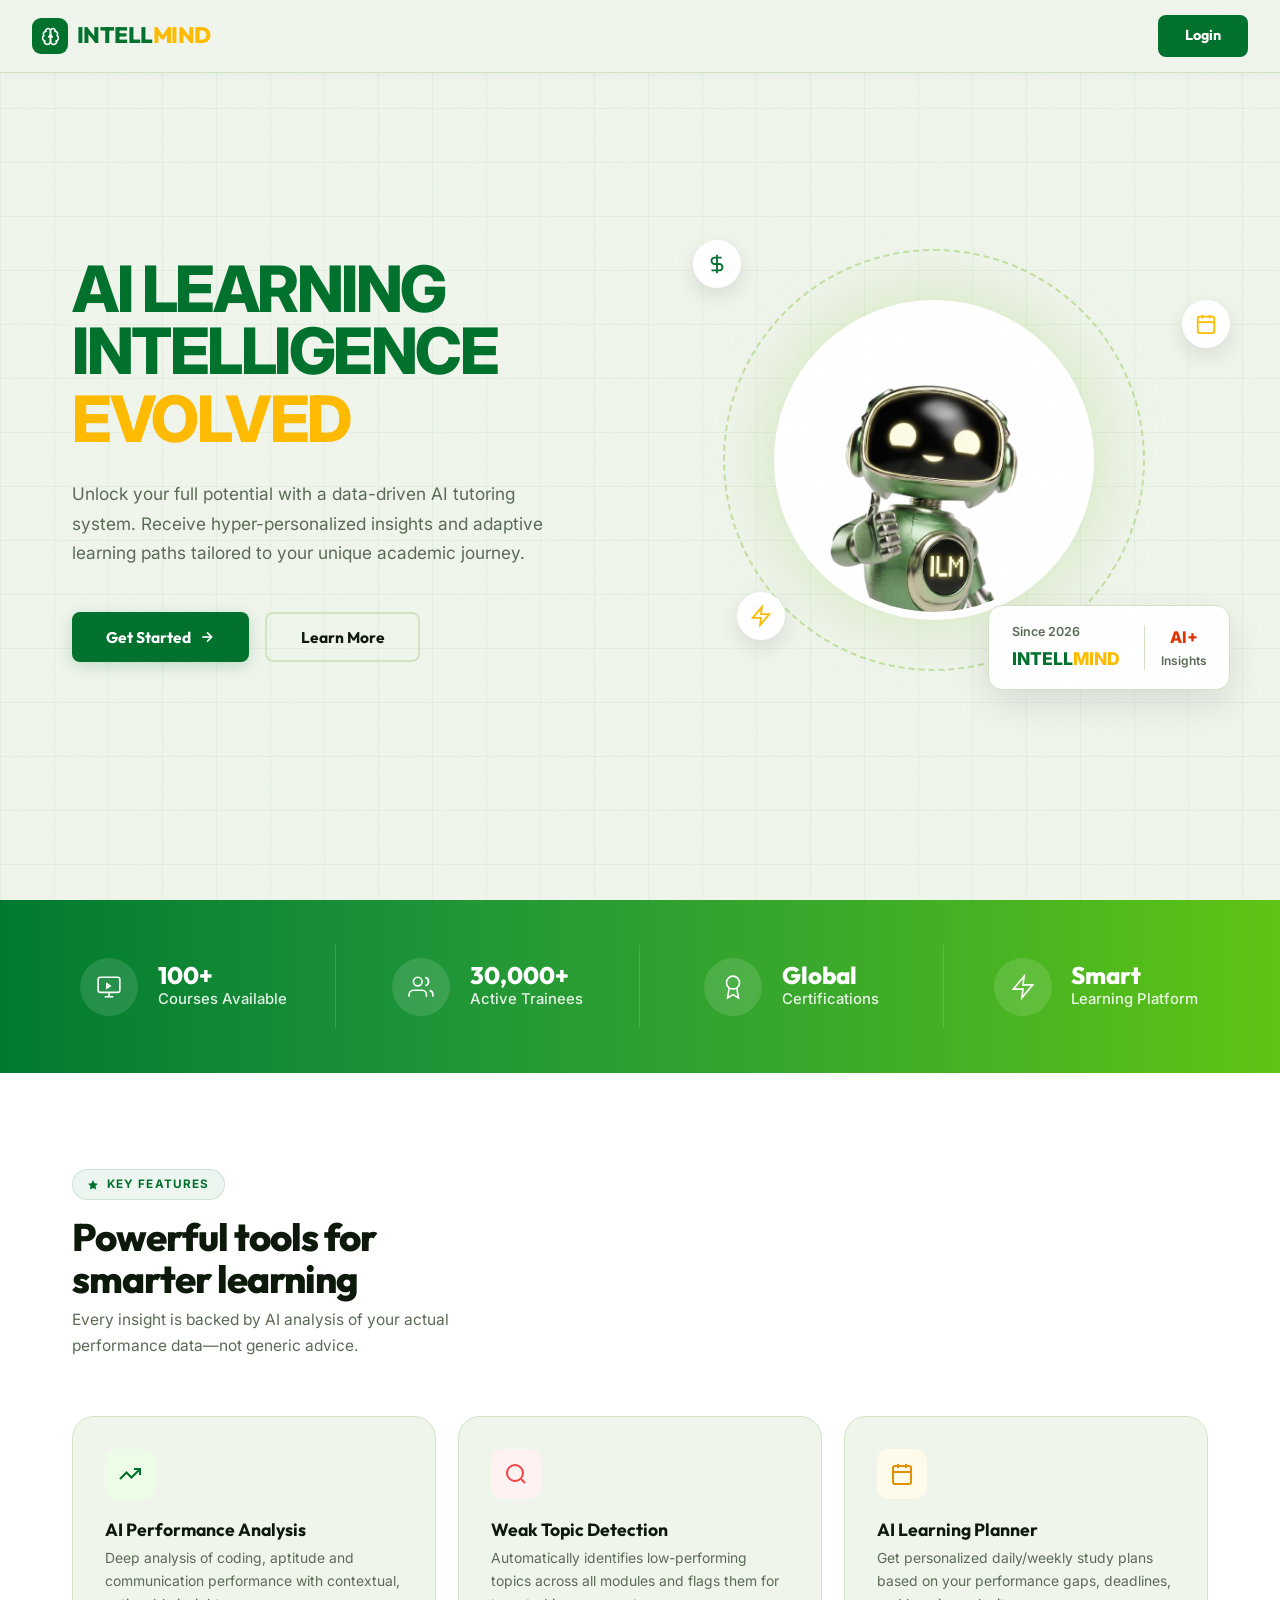
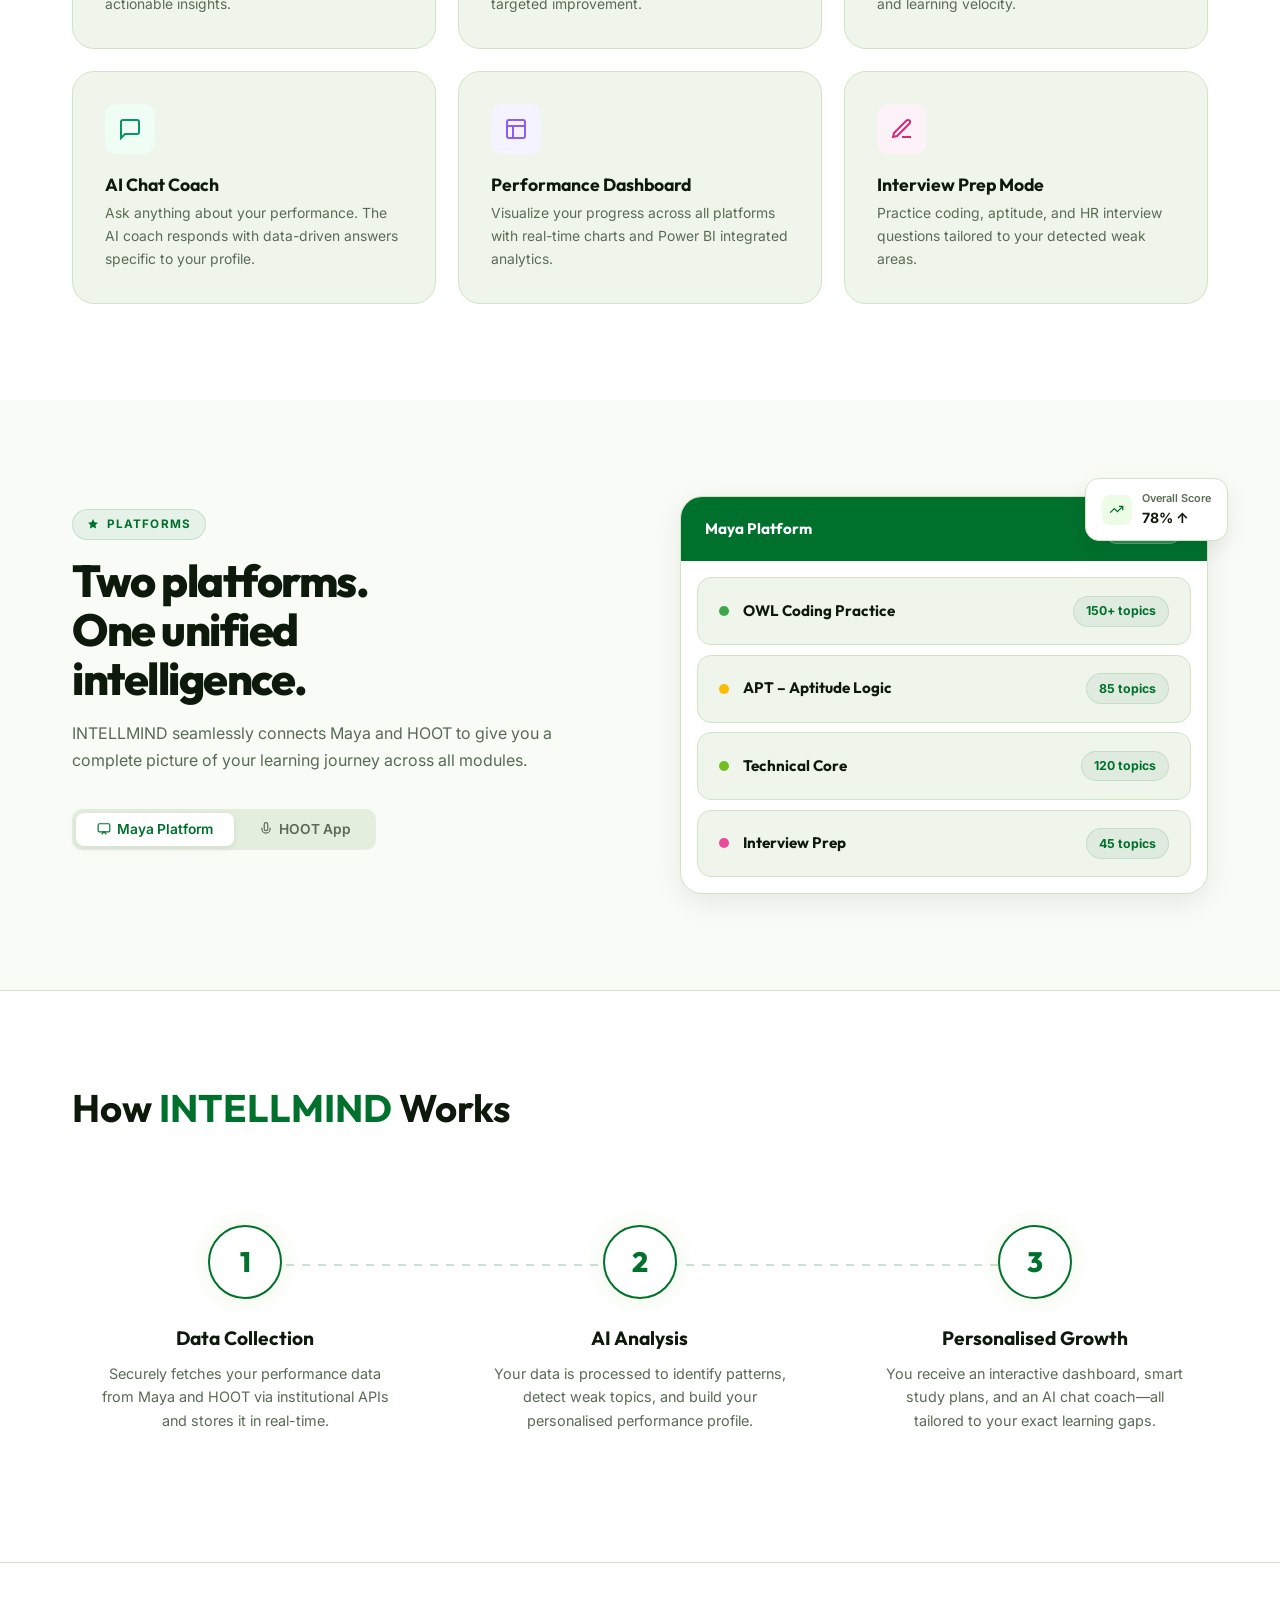
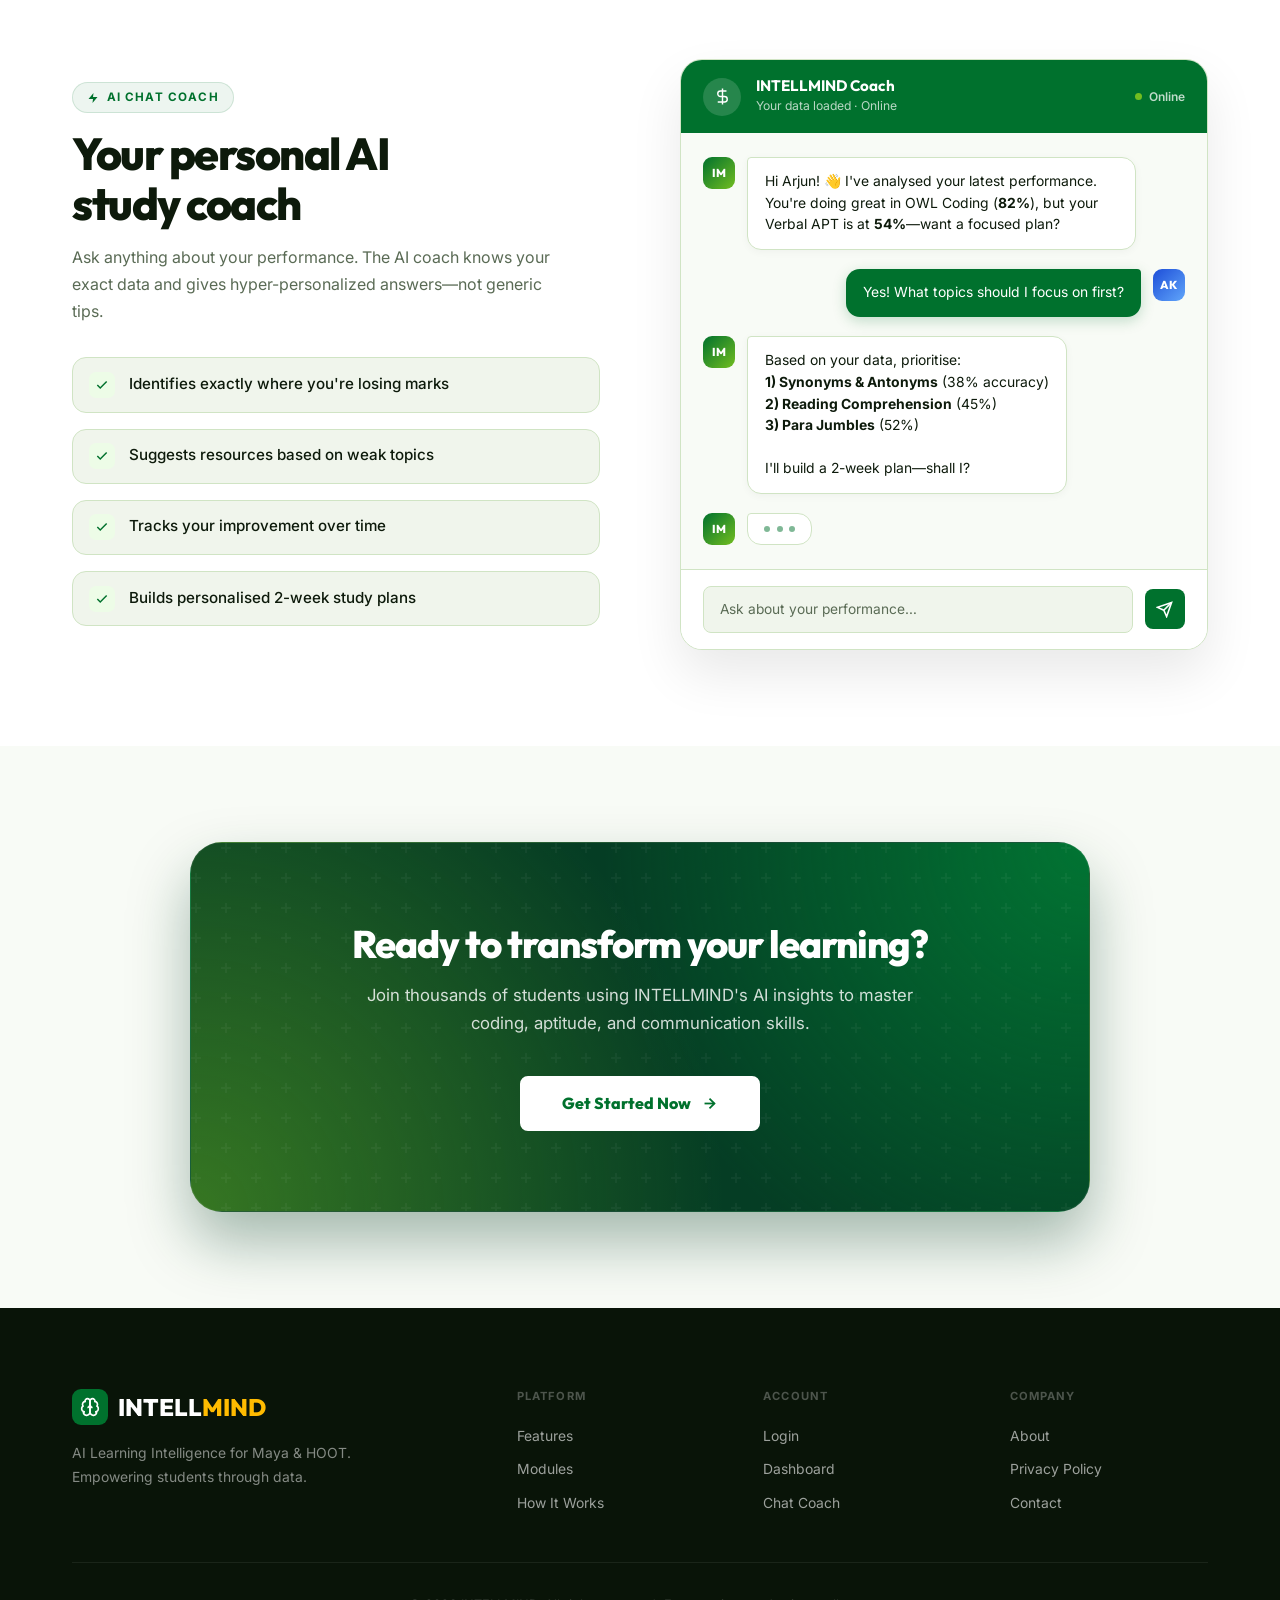
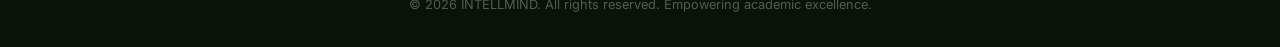
<file: frontend/index.html>
<!DOCTYPE html>
<html lang="en">

<head>
    <meta charset="UTF-8">
    <meta name="viewport" content="width=device-width, initial-scale=1.0">
    <title>INTELLMIND – AI Learning Intelligence</title>
    <meta name="description"
        content="INTELLMIND provides AI-powered performance analysis, weak topic detection, and personalized study plans for students seeking academic excellence.">
    <link rel="preconnect" href="https://fonts.googleapis.com">
    <link rel="preconnect" href="https://fonts.gstatic.com" crossorigin>
    <link
        href="https://fonts.googleapis.com/css2?family=Inter:wght@300;400;500;600;700&family=Outfit:wght@400;500;600;700;800&display=swap"
        rel="stylesheet">
    <link rel="stylesheet" href="css/main.css">
    <link rel="stylesheet" href="css/navbar.css">
    <link rel="stylesheet" href="css/hero.css">
    <link rel="stylesheet" href="css/platforms.css">
    <link rel="stylesheet" href="css/coach.css">
    <link rel="icon"
        href="data:image/svg+xml,<svg xmlns='http://www.w3.org/2000/svg' viewBox='0 0 100 100'><text y='.9em' font-size='90'>🧠</text></svg>">
    <link rel="stylesheet" href="shared/css/responsive.css">
</head>

<body>
    <div class="bg-glow glow-1"></div>
    <div class="bg-glow glow-2"></div>

    <app-navbar></app-navbar>
    <hero-section></hero-section>
    <stats-banner></stats-banner>
    <learning-insights></learning-insights>
    <unified-platforms></unified-platforms>
    <how-it-works-section></how-it-works-section>
    <ai-coach-section></ai-coach-section>
    <cta-section></cta-section>
    <app-footer></app-footer>

    <script src="js/navbar.js" defer></script>
    <script src="js/hero.js" defer></script>
    <script src="js/platforms.js" defer></script>
    <script src="js/coach.js" defer></script>
    <script src="js/main.js" defer></script>
    <script src="shared/js/security.js"></script>
</body>

</html>
</file>
<file: frontend/css/main.css>
/* ============================================================
   main.css — INTELLMIND Design System
   Variables · Reset · Layout · Shared Sections
   ============================================================ */

:root {
    --green:        #00712D;
    --green-mid:    #3da84a;
    --green-light:  #72bd20;
    --yellow:       #ffbb00;
    --yellow-soft:  #fff8e1;
    --bg:           #f0f5ec;
    --bg-card:      #ffffff;
    --bg-section:   #f8fbf6;
    --text:         #0d1a0b;
    --text-muted:   #5a6b55;
    --border:       #d0e4c4;
    --radius-sm:    8px;
    --radius:       14px;
    --radius-lg:    22px;
    --radius-xl:    32px;
    --shadow-md:    0 8px 28px rgba(0,0,0,0.08);
    --shadow-green: 0 8px 28px rgba(0,113,45,0.18);
    --font-display: 'Outfit', sans-serif;
    --font-body:    'Inter', sans-serif;
    --ease:         0.4s cubic-bezier(0.16, 1, 0.3, 1);
    --ease-bounce:  0.5s cubic-bezier(0.34, 1.56, 0.64, 1);
    /* Legacy aliases */
    --primary:      #00712D;
    --secondary:    #72bd20;
    --accent:       #ffbb00;
    --text-main:    #0d1a0b;
    --border-color: #d0e4c4;
}

/* ── NOISE TEXTURE ── */
body::after {
    content: '';
    position: fixed;
    inset: 0;
    background-image: url("data:image/svg+xml,%3Csvg viewBox='0 0 512 512' xmlns='http://www.w3.org/2000/svg'%3E%3Cfilter id='n'%3E%3CfeTurbulence type='fractalNoise' baseFrequency='0.75' numOctaves='4' stitchTiles='stitch'/%3E%3C/filter%3E%3Crect width='100%25' height='100%25' filter='url(%23n)' opacity='0.03'/%3E%3C/svg%3E");
    pointer-events: none;
    z-index: 9998;
    opacity: 0.45;
}

/* ── RESET ── */
*, *::before, *::after { margin: 0; padding: 0; box-sizing: border-box; }
html { scroll-behavior: smooth; }
body { font-family: var(--font-body); background: var(--bg); color: var(--text); overflow-x: hidden; line-height: 1.6; }
h1, h2, h3, h4 { font-family: var(--font-display); line-height: 1.1; }
a { text-decoration: none; color: inherit; }
ul { list-style: none; }
button { cursor: pointer; font-family: var(--font-body); }
img { max-width: 100%; display: block; }

/* ── LAYOUT ── */
.container { max-width: 1200px; margin: 0 auto; padding: 0 2rem; }

/* ── AMBIENT GLOWS ── */
.bg-glow {
    position: fixed; border-radius: 50%; filter: blur(110px);
    pointer-events: none; z-index: 0; opacity: 0.12;
}
@keyframes pulseGlow {
    0%, 100% { transform: scale(1) translate(0, 0); opacity: 0.12; }
    50% { transform: scale(1.15) translate(20px, -20px); opacity: 0.18; }
}
.glow-1 { top: -10%; left: -10%; width: 580px; height: 580px; background: var(--green-light); animation: pulseGlow 12s ease-in-out infinite alternate; }
.glow-2 { top: 45%; right: -10%; width: 440px; height: 440px; background: var(--yellow); animation: pulseGlow 15s ease-in-out infinite alternate-reverse; }

/* ── UTILITIES ── */
.gradient-text {
    background: linear-gradient(135deg, var(--green), var(--green-light));
    -webkit-background-clip: text;
    -webkit-text-fill-color: transparent;
    background-clip: text;
}

.animate-on-scroll {
    opacity: 0; transform: translateY(32px);
    transition: opacity 0.8s cubic-bezier(0.16, 1, 0.3, 1), transform 0.8s cubic-bezier(0.16, 1, 0.3, 1);
}
.animate-on-scroll.show { opacity: 1; transform: translateY(0); }

.section-tag {
    display: inline-flex; align-items: center; gap: 0.45rem;
    font-size: 0.73rem; font-weight: 700; letter-spacing: 0.1em;
    text-transform: uppercase; color: var(--green);
    background: rgba(0,113,45,0.07); border: 1px solid rgba(0,113,45,0.14);
    padding: 0.32rem 0.9rem; border-radius: 999px; margin-bottom: 1rem;
}
.section-tag svg { width: 12px; height: 12px; fill: currentColor; }

/* ── SHARED BUTTONS ── */
.btn {
    padding: 0.82rem 2.1rem; border-radius: var(--radius-sm);
    font-family: var(--font-display); font-size: 0.97rem; font-weight: 700;
    cursor: pointer; transition: all var(--ease);
    display: inline-flex; align-items: center; gap: 0.55rem; border: none;
}
.btn svg { width: 16px; height: 16px; stroke: currentColor; stroke-width: 2.5; fill: none; transition: transform var(--ease-bounce); }
.btn:hover svg { transform: translateX(4px); }
.btn-primary { background: var(--green); color: #fff; box-shadow: 0 4px 16px rgba(0,113,45,0.2); }
.btn-primary:hover { background: var(--green-mid); transform: translateY(-2px); box-shadow: 0 8px 22px rgba(0,113,45,0.28); }
.btn-outline { background: transparent; color: var(--text); border: 2px solid var(--border); }
.btn-outline:hover { border-color: var(--green); color: var(--green); transform: translateY(-2px); }

/* ============================================================
   STATS BANNER
   ============================================================ */
.stats-banner {
    background: linear-gradient(90deg, #007a2f 0%, #1e9438 33%, #3caa2a 66%, #5ec414 100%);
    padding: 2.8rem 0; color: #fff; position: relative; z-index: 2;
}
.stats-grid {
    display: grid; grid-template-columns: repeat(4, 1fr);
    max-width: 1300px; margin: 0 auto; padding: 0 2rem;
}
.stat-item {
    display: flex; align-items: center; justify-content: center; gap: 1.2rem;
    border-right: 1px solid rgba(255,255,255,0.15); padding: 0.8rem 1.2rem;
    transition: background var(--ease);
}
.stat-item:last-child { border-right: none; }
.stat-item:hover { background: rgba(255,255,255,0.07); }
.stat-icon { width: 58px; height: 58px; background: rgba(255,255,255,0.12); border-radius: 50%; display: flex; align-items: center; justify-content: center; flex-shrink: 0; }
.stat-icon svg { width: 26px; height: 26px; stroke: #fff; stroke-width: 1.5; fill: none; }
.stat-info { display: flex; flex-direction: column; }
.stat-info h4 { font-family: var(--font-display); font-size: 1.5rem; font-weight: 800; }
.stat-info p  { font-size: 0.93rem; font-weight: 500; opacity: 0.88; }

/* ============================================================
   FEATURES / TOOLS
   ============================================================ */
.tools-section { padding: 6rem 0; background: var(--bg-card); position: relative; z-index: 1; }

.tools-header {
    display: flex; justify-content: space-between; align-items: flex-end;
    flex-wrap: wrap; gap: 1.5rem; margin-bottom: 3.5rem;
}
.tools-header-left h2 { font-size: clamp(1.9rem, 3vw, 2.7rem); font-weight: 800; letter-spacing: -1px; color: var(--text); }
.tools-header-left p  { font-size: 0.97rem; color: var(--text-muted); max-width: 460px; line-height: 1.7; margin-top: 0.4rem; }

.tools-grid { display: grid; grid-template-columns: repeat(3, 1fr); gap: 1.4rem; }

.tool-card {
    background: var(--bg); border: 1px solid var(--border);
    border-radius: var(--radius-lg); padding: 2rem;
    transition: all 0.3s ease; display: flex; flex-direction: column;
    position: relative; overflow: hidden;
}
.tool-card::before {
    content: ''; position: absolute; inset: 0;
    background: linear-gradient(135deg, var(--green), var(--green-light));
    opacity: 0; transition: opacity 0.3s;
}
.tool-card:hover { transform: translateY(-8px) scale(1.02); box-shadow: 0 24px 48px rgba(0,113,45,0.18); border-color: transparent; }
.tool-card:hover::before { opacity: 1; }
.tool-card > * { position: relative; z-index: 1; }

.tool-icon-box { width: 50px; height: 50px; border-radius: 12px; display: flex; align-items: center; justify-content: center; margin-bottom: 1.3rem; transition: background var(--ease); }
.tool-icon-box svg { width: 24px; height: 24px; stroke-width: 2; fill: none; transition: stroke var(--ease); }

.tool-card:nth-child(1) .tool-icon-box { background: #edfce7; }
.tool-card:nth-child(1) .tool-icon-box svg { stroke: var(--green); }
.tool-card:nth-child(2) .tool-icon-box { background: #fef2f2; }
.tool-card:nth-child(2) .tool-icon-box svg { stroke: #ef4444; }
.tool-card:nth-child(3) .tool-icon-box { background: #fffbeb; }
.tool-card:nth-child(3) .tool-icon-box svg { stroke: #e09000; }
.tool-card:nth-child(4) .tool-icon-box { background: #f0fdf4; }
.tool-card:nth-child(4) .tool-icon-box svg { stroke: #059669; }
.tool-card:nth-child(5) .tool-icon-box { background: #f5f3ff; }
.tool-card:nth-child(5) .tool-icon-box svg { stroke: #8b5cf6; }
.tool-card:nth-child(6) .tool-icon-box { background: #fdf2f8; }
.tool-card:nth-child(6) .tool-icon-box svg { stroke: #db2777; }

.tool-card:hover .tool-icon-box { background: rgba(255,255,255,0.18); }
.tool-card:hover .tool-icon-box svg { stroke: #fff !important; }

.tool-card h3 { font-size: 1.1rem; font-weight: 700; color: var(--text); margin-bottom: 0.5rem; transition: color var(--ease); }
.tool-card p  { font-size: 0.87rem; color: var(--text-muted); line-height: 1.65; transition: color var(--ease); }
.tool-card:hover h3 { color: #fff; }
.tool-card:hover p  { color: rgba(255,255,255,0.82); }

/* ============================================================
   HOW IT WORKS
   ============================================================ */
.how-it-works {
    padding: 6rem 0; background: var(--bg-card);
    border-top: 1px solid var(--border); border-bottom: 1px solid var(--border);
    position: relative; z-index: 1;
}
.section-header { text-align: left; margin-bottom: 3.5rem; }
.section-header h2 { font-size: clamp(1.8rem, 3vw, 2.6rem); color: var(--text); }
.section-header h2 span { color: var(--green); }

.steps-container { display: grid; grid-template-columns: repeat(3, 1fr); gap: 3rem; position: relative; }
.steps-container::before {
    content: ''; position: absolute; top: 78px; left: 16%; width: 68%; height: 2px;
    background-image: repeating-linear-gradient(90deg, var(--green) 0, var(--green) 8px, transparent 8px, transparent 16px);
    opacity: 0.2; z-index: 0; animation: dashSlide 3s linear infinite;
}
@keyframes dashSlide { to { background-position: 32px 0; } }

.step {
    text-align: center; position: relative; padding: 2.4rem 1.4rem 2rem;
    border-radius: var(--radius-lg); background: transparent; border: 1px solid transparent;
    transition: all 0.4s cubic-bezier(0.175, 0.885, 0.32, 1.275); z-index: 1;
}
.step:hover { background: var(--bg-card); border-color: var(--border); box-shadow: 0 20px 40px rgba(0,113,45,0.08); transform: translateY(-10px); }

.step-number {
    width: 74px; height: 74px; background: var(--bg-card);
    border: 2.5px solid var(--green); color: var(--green); border-radius: 50%;
    display: flex; align-items: center; justify-content: center;
    font-family: var(--font-display); font-size: 1.75rem; font-weight: 800;
    margin: 0 auto 1.8rem; box-shadow: 0 0 22px rgba(114,189,32,0.14);
    transition: all 0.45s cubic-bezier(0.175, 0.885, 0.32, 1.275);
    position: relative; z-index: 2;
}
.step-number::after {
    content: ''; position: absolute; top: -5px; right: -5px;
    width: 15px; height: 15px; background: var(--yellow); border-radius: 50%;
    border: 3px solid var(--bg-card); opacity: 0; transform: scale(0);
    transition: all 0.35s ease 0.1s;
}
.step:hover .step-number { background: var(--green); color: #fff; transform: scale(1.14); box-shadow: 0 10px 26px rgba(0,113,45,0.28); }
.step:hover .step-number::after { opacity: 1; transform: scale(1); }
.step h3 { font-size: 1.2rem; font-weight: 700; color: var(--text); margin-bottom: 0.8rem; transition: color var(--ease); }
.step:hover h3 { color: var(--green); }
.step p  { font-size: 0.9rem; color: var(--text-muted); line-height: 1.65; }

/* ============================================================
   CTA
   ============================================================ */
.cta { padding: 6rem 0; background: var(--bg-section); position: relative; z-index: 1; }
.cta-content {
    background: #053d24;
    background-image: radial-gradient(circle at 100% 0%, rgba(0,135,56,0.75) 0%, transparent 50%),
                      radial-gradient(circle at 0% 100%, rgba(114,189,32,0.45) 0%, transparent 55%);
    border-radius: var(--radius-xl); padding: 5rem 3rem; max-width: 900px; margin: 0 auto;
    color: #fff; box-shadow: 0 30px 60px rgba(5,61,36,0.35); position: relative;
    overflow: hidden; border: 1px solid rgba(255,255,255,0.08); text-align: center;
}
.cta-content::before {
    content: ''; position: absolute; top: 0; left: 0; right: 0; bottom: 0;
    background-image: url("data:image/svg+xml,%3Csvg width='60' height='60' viewBox='0 0 60 60' xmlns='http://www.w3.org/2000/svg'%3E%3Cg fill='none' fill-rule='evenodd'%3E%3Cg fill='%23ffffff' fill-opacity='0.04'%3E%3Cpath d='M36 34v-4h-2v4h-4v2h4v4h2v-4h4v-2h-4zm0-30V0h-2v4h-4v2h4v4h2V6h4V4h-4zM6 34v-4H4v4H0v2h4v4h2v-4h4v-2H6zM6 4V0H4v4H0v2h4v4h2V6h4V4H6z'/%3E%3C/g%3E%3C/g%3E%3C/svg%3E");
    pointer-events: none;
}
.cta-content > * { position: relative; z-index: 1; }
.cta-content h2 { font-size: clamp(1.9rem, 3vw, 2.9rem); font-weight: 800; letter-spacing: -1px; margin-bottom: 1rem; }
.cta-content p  { font-size: 1.05rem; color: rgba(255,255,255,0.82); max-width: 560px; margin: 0 auto 2.4rem; line-height: 1.7; }
.btn-cta {
    display: inline-flex; align-items: center; gap: 0.6rem;
    background: #fff; color: var(--green); padding: 0.95rem 2.5rem;
    border-radius: var(--radius-sm); font-family: var(--font-display);
    font-weight: 800; font-size: 1rem; border: 2px solid #fff;
    cursor: pointer; transition: all var(--ease);
}
.btn-cta svg { width: 17px; height: 17px; stroke: currentColor; stroke-width: 2.5; fill: none; transition: transform var(--ease); }
.btn-cta:hover { background: transparent; color: #fff; transform: translateY(-2px); box-shadow: 0 10px 28px rgba(255,255,255,0.15); }
.btn-cta:hover svg { transform: translateX(4px); }

/* ============================================================
   FOOTER
   ============================================================ */
footer { padding: 5rem 0 2rem; background: #091408; color: rgba(255,255,255,0.75); }
.footer-content { display: grid; grid-template-columns: 2fr 1fr 1fr 1fr; gap: 3rem; margin-bottom: 3rem; }

.footer-brand-wrap { max-width: 300px; }
.footer-logo {
    display: flex; align-items: center; gap: 0.6rem;
    font-family: var(--font-display); font-weight: 800; font-size: 1.5rem; color: #fff; margin-bottom: 1rem;
}
.footer-logo-box { width: 36px; height: 36px; background: var(--green); border-radius: 9px; display: flex; align-items: center; justify-content: center; }
.footer-logo-box svg { width: 20px; height: 20px; stroke: #fff; stroke-width: 2; fill: none; }
.footer-logo .y { color: var(--yellow); }
.footer-brand-wrap p { font-size: 0.87rem; line-height: 1.7; color: rgba(255,255,255,0.5); }

.footer-col-title { font-size: 0.7rem; font-weight: 700; letter-spacing: 0.1em; text-transform: uppercase; color: rgba(255,255,255,0.28); margin-bottom: 1.2rem; }
.footer-links { display: flex; flex-direction: column; gap: 0.7rem; }
.footer-links a { font-size: 0.87rem; color: rgba(255,255,255,0.6); transition: color var(--ease); }
.footer-links a:hover { color: var(--yellow); }

.footer-bottom { text-align: center; font-size: 0.8rem; color: rgba(255,255,255,0.3); padding-top: 2rem; border-top: 1px solid rgba(255,255,255,0.07); }

/* ============================================================
   RESPONSIVE
   ============================================================ */
@media (max-width: 1024px) {
    .stats-grid { grid-template-columns: repeat(2, 1fr); }
    .stat-item { border-right: none; border-bottom: 1px solid rgba(255,255,255,0.12); }
    .stat-item:nth-child(odd) { border-right: 1px solid rgba(255,255,255,0.12); }
    .stat-item:nth-child(3), .stat-item:nth-child(4) { border-bottom: none; }
    .tools-grid { grid-template-columns: repeat(2, 1fr); }
    .footer-content { grid-template-columns: 1fr 1fr; gap: 2rem; }
}
@media (max-width: 768px) {
    .stats-grid { grid-template-columns: 1fr; }
    .stat-item, .stat-item:nth-child(odd) { border-right: none !important; border-bottom: 1px solid rgba(255,255,255,0.1) !important; justify-content: flex-start; padding-left: 1.5rem; }
    .stat-item:last-child { border-bottom: none !important; }
    .tools-grid { grid-template-columns: 1fr; }
    .steps-container { grid-template-columns: 1fr; gap: 2.5rem; }
    .steps-container::before { display: none; }
    .cta-content { padding: 3rem 1.5rem; }
    .footer-content { grid-template-columns: 1fr; }
}
</file>
<file: frontend/css/navbar.css>
/* ============================================================
   navbar.css
   ============================================================ */

header.navbar {
    position: fixed;
    top: 0; width: 100%;
    background: rgba(240,245,236,0.88);
    backdrop-filter: blur(20px);
    -webkit-backdrop-filter: blur(20px);
    border-bottom: 1px solid var(--border);
    z-index: 1000;
    transition: all 0.3s ease;
    box-shadow: 0 2px 10px rgba(0,0,0,0.04);
}

.nav-container {
    display: flex;
    justify-content: space-between;
    align-items: center;
    height: 72px;
    max-width: 1300px;
    margin: 0 auto;
    padding: 0 2rem;
}

/* Logo */
.logo {
    font-family: var(--font-display);
    font-size: 1.4rem;
    font-weight: 800;
    letter-spacing: -0.5px;
    display: flex;
    align-items: center;
    gap: 0.55rem;
    text-decoration: none;
}

.logo-icon-wrap {
    width: 36px; height: 36px;
    background: var(--green);
    border-radius: 9px;
    display: flex; align-items: center; justify-content: center;
}
.logo-icon-wrap svg { width: 19px; height: 19px; stroke: #fff; stroke-width: 2; fill: none; }

.logo .g { color: var(--green); }
.logo .y { color: var(--yellow); }

/* Nav links */
.nav-links {
    display: flex;
    align-items: center;
    gap: 2rem;
}

.nav-links a {
    font-size: 0.92rem;
    font-weight: 500;
    color: var(--text-muted);
    transition: color var(--ease);
    text-decoration: none;
}
.nav-links a:hover { color: var(--green); }

/* Login button */
.btn-login {
    background: var(--green) !important;
    border: none;
    padding: 0.58rem 1.7rem;
    border-radius: var(--radius-sm);
    color: #ffffff !important;
    font-family: var(--font-display) !important;
    font-weight: 700 !important;
    font-size: 0.9rem !important;
    text-decoration: none;
    transition: all var(--ease) !important;
    display: inline-flex;
    align-items: center;
    gap: 0.4rem;
}
.btn-login:hover {
    background: var(--green-mid) !important;
    transform: translateY(-1px);
    box-shadow: 0 5px 16px rgba(0,113,45,0.25) !important;
    color: #fff !important;
}

@media (max-width: 768px) {
    .nav-links a:not(.btn-login) { display: none; }
}
</file>
<file: frontend/css/hero.css>
/* ============================================================
   hero.css
   ============================================================ */

.hero {
    padding: 100px 0 5rem;
    min-height: 100vh;
    display: flex;
    align-items: center;
    position: relative;
    background: var(--bg);
    overflow: hidden;
}

/* Dot grid background */
.hero::before {
    content: '';
    position: absolute;
    inset: 0;
    background-image:
        linear-gradient(rgba(0,113,45,0.05) 1px, transparent 1px),
        linear-gradient(90deg, rgba(0,113,45,0.05) 1px, transparent 1px);
    background-size: 54px 54px;
    z-index: 0;
}

.hero-grid {
    display: grid;
    grid-template-columns: 1fr 1fr;
    gap: 2.5rem;
    align-items: center;
    position: relative;
    z-index: 1;
}

/* ── LEFT ── */
.hero-left {}

/* Badge */
.hero-badge {
    display: inline-flex;
    align-items: center;
    gap: 0.5rem;
    background: var(--yellow-soft);
    border: 1px solid rgba(255,187,0,0.4);
    padding: 0.38rem 1rem;
    border-radius: 999px;
    font-size: 0.82rem;
    font-weight: 600;
    color: #7a5200;
    margin-bottom: 1.6rem;
}
.hero-badge .badge-dot {
    width: 7px; height: 7px;
    background: var(--yellow);
    border-radius: 50%;
    animation: badgePulse 2s infinite;
}
@keyframes badgePulse {
    0%,100% { opacity: 1; transform: scale(1); }
    50%      { opacity: 0.5; transform: scale(0.75); }
}

/* Title block */
.hero-title-block {
    font-size: clamp(3rem, 5vw, 5.2rem);
    font-weight: 800;
    line-height: 0.97;
    text-transform: uppercase;
    letter-spacing: -2.5px;
    margin-bottom: 1.8rem;
}
.hero-title-block .line-1,
.hero-title-block .line-2 { color: var(--green); display: block; }
.hero-title-block .line-3 { color: var(--yellow); display: block; }
.hero-title-block .line-4  { color: var(--yellow); display: block; }

.hero-title-block .line-2-wrapper {
    position: relative;
    display: inline-block;
    margin-bottom: 0.4rem;
}

.hero-subtext {
    font-size: 1.08rem;
    color: var(--text-muted);
    max-width: 92%;
    margin-bottom: 2.8rem;
    line-height: 1.7;
}

.hero-buttons {
    display: flex;
    gap: 1rem;
    flex-wrap: wrap;
}

/* ── RIGHT VISUAL ── */
.hero-effects-container {
    position: relative;
    height: 500px;
    display: flex;
    justify-content: center;
    align-items: center;
}

.abstract-orb-wrapper {
    position: relative;
    width: 320px; height: 320px;
}

.abstract-orb {
    width: 100%; height: 100%;
    border-radius: 50%;
    background: #fff;
    box-shadow: 0 0 70px rgba(114,189,32,0.25);
    animation: orbFloat 6s ease-in-out infinite;
    position: relative;
    z-index: 1;
    border: 8px solid #fff;
    overflow: hidden;
}
.abstract-orb img {
    width: 100%; height: 100%;
    object-fit: cover;
    animation: orbZoom 15s ease-in-out infinite alternate;
}
@keyframes orbFloat { 0%,100% { transform: translateY(0); } 50% { transform: translateY(-14px); } }
@keyframes orbZoom  { 0% { transform: scale(1); } 100% { transform: scale(1.14); } }

.dial-circle {
    position: absolute;
    top: -16%; left: -16%; right: -16%; bottom: -16%;
    border: 2px dashed rgba(114,189,32,0.35);
    border-radius: 50%;
    animation: dialSpin 28s linear infinite;
    z-index: 0;
}
@keyframes dialSpin { to { transform: rotate(360deg); } }

/* Floating tech nodes */
.tech-node {
    position: absolute;
    width: 48px; height: 48px;
    background: #fff;
    border-radius: 50%;
    display: flex; justify-content: center; align-items: center;
    box-shadow: 0 8px 22px rgba(0,0,0,0.1);
    z-index: 2;
    color: var(--green);
}
.tech-node svg { width: 22px; height: 22px; stroke: currentColor; stroke-width: 2; fill: none; }
.node-1 { top: 6%; left: 6%; animation: orbFloat 4s ease-in-out infinite; }
.node-2 { top: 18%; right: -4%; color: var(--yellow); animation: orbFloat 5s ease-in-out infinite reverse; }
.node-3 { bottom: 14%; left: 14%; animation: orbFloat 6s ease-in-out infinite 1s; }

/* Floating card */
.floating-card-1 {
    position: absolute;
    bottom: 4%; right: -4%;
    background: #fff;
    padding: 1rem 1.4rem;
    border-radius: 14px;
    box-shadow: 0 14px 36px rgba(0,0,0,0.1);
    border: 1px solid var(--border);
    display: flex;
    align-items: center;
    gap: 1.2rem;
    z-index: 3;
    animation: orbFloat 5s ease-in-out infinite 0.5s;
}
.fc-left { text-align: left; }
.fc-since { font-size: 0.78rem; color: var(--text-muted); font-weight: 600; margin-bottom: 0.2rem; }
.fc-name .g { font-weight: 800; font-size: 1.1rem; color: var(--green); }
.fc-name .y { font-weight: 800; font-size: 1.1rem; color: var(--yellow); }
.fc-divider { border-left: 1.5px solid var(--border); padding-left: 1rem; margin-left: 0.3rem; text-align: center; }
.fc-ai  { color: #e03300; font-weight: 800; font-size: 1rem; }
.fc-lbl { font-size: 0.75rem; font-weight: 600; color: var(--text-muted); }

/* ── RESPONSIVE ── */
@media (max-width: 992px) {
    .hero { min-height: auto; padding: 100px 0 4rem; }
    .hero-grid { grid-template-columns: 1fr; text-align: center; }
    .hero-badge { margin-left: auto; margin-right: auto; }
    .hero-title-block .line-2-wrapper { display: inline-block; }
    .hero-subtext { margin-left: auto; margin-right: auto; }
    .hero-buttons { justify-content: center; }
    .hero-effects-container { height: 380px; margin-top: 2.5rem; }
    .abstract-orb-wrapper { width: 240px; height: 240px; }
}
@media (max-width: 640px) {
    .hero-title-block { font-size: 2.8rem; letter-spacing: -1.5px; }
    .hero-buttons { flex-direction: column; align-items: center; }
    .floating-card-1 { right: 0; }
}
</file>
<file: frontend/css/platforms.css>
/* ============================================================
   platforms.css
   ============================================================ */

.unified-platforms {
    padding: 6rem 0;
    background: var(--bg-section);
    position: relative;
    z-index: 1;
}

.platforms-grid {
    display: grid;
    grid-template-columns: 1fr 1fr;
    gap: 5rem;
    align-items: center;
}

/* ── LEFT ── */
.platforms-content h2 {
    font-size: clamp(2rem, 3.5vw, 3.2rem);
    font-weight: 800;
    letter-spacing: -1.5px;
    color: var(--text);
    margin-bottom: 1rem;
}
.platforms-content p {
    font-size: 1rem;
    color: var(--text-muted);
    line-height: 1.7;
    margin-bottom: 2.2rem;
    max-width: 94%;
}

/* Tab strip */
.platform-tabs {
    display: flex;
    background: #e4eede;
    border-radius: 10px;
    padding: 4px;
    gap: 4px;
    margin-bottom: 2rem;
    width: fit-content;
}

.platform-tab {
    padding: 0.52rem 1.3rem;
    border-radius: 8px;
    border: none;
    background: transparent;
    font-family: var(--font-body);
    font-size: 0.86rem;
    font-weight: 600;
    color: var(--text-muted);
    cursor: pointer;
    transition: all var(--ease);
    display: flex; align-items: center; gap: 0.4rem;
}
.platform-tab svg { width: 14px; height: 14px; stroke: currentColor; stroke-width: 2; fill: none; transition: stroke var(--ease); }
.platform-tab.active {
    background: var(--bg-card);
    color: var(--green);
    box-shadow: 0 2px 8px rgba(0,0,0,0.08);
}

/* ── RIGHT – Modules visual ── */
.platforms-visual {
    position: relative;
}

.modules-card {
    background: var(--bg-card);
    border: 1px solid var(--border);
    border-radius: var(--radius-lg);
    overflow: hidden;
    box-shadow: var(--shadow-md);
}

.modules-card-head {
    background: var(--green);
    padding: 1.1rem 1.5rem;
    display: flex;
    align-items: center;
    justify-content: space-between;
}
.modules-card-head .mch-title {
    font-family: var(--font-display);
    font-weight: 700;
    font-size: 0.95rem;
    color: #fff;
}
.modules-card-head .mch-badge {
    background: rgba(255,255,255,0.18);
    border: 1px solid rgba(255,255,255,0.2);
    border-radius: 999px;
    padding: 0.25rem 0.75rem;
    font-size: 0.74rem;
    font-weight: 700;
    color: #fff;
}

.modules-list {
    padding: 1rem;
    display: flex;
    flex-direction: column;
    gap: 0.6rem;
    transition: opacity 0.28s ease, transform 0.28s ease;
}
.modules-list.fade-out { opacity: 0; transform: translateY(8px); }

.module-item {
    display: flex;
    justify-content: space-between;
    align-items: center;
    padding: 1.1rem 1.3rem;
    background: var(--bg);
    border: 1px solid var(--border);
    border-radius: var(--radius);
    transition: all var(--ease);
    cursor: default;
}
.module-item:hover {
    transform: translateX(5px);
    border-color: var(--green);
    box-shadow: 0 4px 16px rgba(0,113,45,0.1);
    background: #fff;
}

.module-info {
    display: flex;
    align-items: center;
    gap: 0.9rem;
    font-family: var(--font-display);
    font-size: 0.95rem;
    font-weight: 700;
    color: var(--text);
}

.module-dot {
    width: 10px; height: 10px;
    border-radius: 50%;
    flex-shrink: 0;
}
.dot-green  { background: var(--green-mid); }
.dot-yellow { background: var(--yellow); }
.dot-green-light { background: var(--green-light); }
.dot-pink   { background: #ec4899; }

.module-badge {
    background: rgba(0,113,45,0.07);
    color: var(--green);
    border: 1px solid rgba(0,113,45,0.12);
    padding: 0.28rem 0.75rem;
    border-radius: 999px;
    font-size: 0.77rem;
    font-weight: 700;
}

/* Floating stat chip on the visual */
.platform-stat-chip {
    position: absolute;
    top: -18px; right: -20px;
    background: #fff;
    border: 1px solid var(--border);
    border-radius: var(--radius);
    padding: 0.65rem 1rem;
    display: flex;
    align-items: center;
    gap: 0.65rem;
    box-shadow: 0 8px 22px rgba(0,0,0,0.08);
    font-size: 0.8rem;
    font-weight: 600;
    animation: chipFloat 5s ease-in-out infinite;
}
@keyframes chipFloat { 0%,100% { transform: translateY(0); } 50% { transform: translateY(-8px); } }
.psc-icon { width: 30px; height: 30px; border-radius: 8px; display: flex; align-items: center; justify-content: center; }
.psc-icon svg { width: 15px; height: 15px; stroke-width: 2; fill: none; }
.psc-val { font-size: 0.68rem; color: var(--text-muted); }
.psc-val strong { display: block; font-size: 0.88rem; color: var(--text); }

/* ── RESPONSIVE ── */
@media (max-width: 992px) {
    .unified-platforms { padding: 5rem 0; }
    .platforms-grid { grid-template-columns: 1fr; gap: 3rem; }
    .platforms-visual { margin-top: 1rem; }
    .platform-stat-chip { display: none; }
}
</file>
<file: frontend/css/coach.css>
/* ============================================================
   coach.css
   ============================================================ */

.ai-coach-section {
    padding: 6rem 0;
    background: var(--bg-card);
    position: relative;
    z-index: 1;
}

.coach-grid {
    display: grid;
    grid-template-columns: 1fr 1fr;
    gap: 5rem;
    align-items: center;
}

/* ── LEFT TEXT ── */
.coach-content h2 {
    font-size: clamp(2rem, 3.5vw, 3.1rem);
    font-weight: 800;
    letter-spacing: -1.5px;
    color: var(--text);
    margin-bottom: 1rem;
}
.coach-content > p {
    font-size: 1rem;
    color: var(--text-muted);
    line-height: 1.7;
    margin-bottom: 2rem;
    max-width: 94%;
}

.coach-features {
    list-style: none;
    padding: 0;
    display: flex;
    flex-direction: column;
    gap: 1rem;
}
.coach-features li {
    display: flex;
    align-items: flex-start;
    gap: 0.9rem;
    font-size: 0.95rem;
    color: var(--text);
    font-weight: 500;
    padding: 0.85rem 1rem;
    background: var(--bg);
    border: 1px solid var(--border);
    border-radius: var(--radius);
    transition: all var(--ease);
}
.coach-features li:hover {
    border-color: var(--green);
    background: #f3faf0;
    transform: translateX(4px);
}
.coach-features li .cf-icon {
    width: 26px; height: 26px;
    background: #edfce7;
    border-radius: 7px;
    display: flex; align-items: center; justify-content: center;
    flex-shrink: 0;
}
.coach-features li .cf-icon svg {
    width: 14px; height: 14px;
    stroke: var(--green); stroke-width: 2.5; fill: none;
}
.coach-features li:hover .cf-icon { background: var(--green); }
.coach-features li:hover .cf-icon svg { stroke: #fff; }

/* ── RIGHT – CHAT MOCKUP ── */
.chat-mockup {
    background: var(--bg-card);
    border-radius: var(--radius-lg);
    box-shadow: 0 24px 52px rgba(0,0,0,0.09);
    border: 1px solid var(--border);
    overflow: hidden;
    display: flex;
    flex-direction: column;
}

/* Header bar */
.chat-header {
    background: var(--green);
    padding: 1.1rem 1.4rem;
    display: flex;
    align-items: center;
    gap: 0.9rem;
}
.chat-header-icon {
    width: 38px; height: 38px;
    background: rgba(255,255,255,0.15);
    border-radius: 50%;
    display: flex; align-items: center; justify-content: center;
    flex-shrink: 0;
}
.chat-header-icon svg { width: 19px; height: 19px; stroke: #fff; stroke-width: 1.8; fill: none; }
.chat-header-text h4 { font-size: 0.95rem; font-weight: 700; color: #fff; margin-bottom: 0.1rem; }
.chat-header-text p  { font-size: 0.76rem; color: rgba(255,255,255,0.72); }
.chat-header-status {
    margin-left: auto;
    display: flex; align-items: center; gap: 0.4rem;
    font-size: 0.75rem; color: rgba(255,255,255,0.75); font-weight: 600;
}
.status-pulse {
    width: 7px; height: 7px;
    background: var(--green-light);
    border-radius: 50%;
    animation: statusP 2s infinite;
}
@keyframes statusP {
    0%,100% { box-shadow: 0 0 0 0 rgba(114,189,32,0.5); }
    50%      { box-shadow: 0 0 0 4px rgba(114,189,32,0); }
}

/* Messages */
.chat-body {
    padding: 1.5rem 1.4rem;
    display: flex;
    flex-direction: column;
    gap: 1.2rem;
    background: var(--bg-section);
}

.msg-row { display: flex; gap: 0.75rem; max-width: 90%; }
.msg-bot  { align-self: flex-start; }
.msg-user { align-self: flex-end; flex-direction: row-reverse; }

.avatar {
    width: 32px; height: 32px;
    border-radius: 9px;
    display: flex; align-items: center; justify-content: center;
    font-family: var(--font-display);
    font-size: 0.72rem; font-weight: 800; flex-shrink: 0;
}
.avatar-im   { background: linear-gradient(135deg, var(--green), var(--green-light)); color: #fff; }
.avatar-user { background: linear-gradient(135deg, #1d4ed8, #60a5fa); color: #fff; }

.msg-bubble {
    padding: 0.82rem 1.05rem;
    border-radius: 14px;
    font-size: 0.87rem;
    line-height: 1.55;
}
.msg-bot .msg-bubble {
    background: var(--bg-card);
    border: 1px solid var(--border);
    border-top-left-radius: 4px;
    color: var(--text);
    box-shadow: 0 2px 8px rgba(0,0,0,0.04);
}
.msg-user .msg-bubble {
    background: var(--green);
    color: #fff;
    border-top-right-radius: 4px;
    box-shadow: 0 4px 14px rgba(0,113,45,0.22);
}

/* Typing indicator */
.typing-indicator {
    display: flex;
    align-items: center;
    gap: 0.4rem;
    padding: 0.75rem 1rem;
    background: var(--bg-card);
    border: 1px solid var(--border);
    border-radius: 14px;
    border-top-left-radius: 4px;
    width: fit-content;
}
.typing-indicator span {
    width: 6px; height: 6px;
    background: var(--green);
    border-radius: 50%;
    animation: typBounce 1.2s infinite;
    opacity: 0.5;
}
.typing-indicator span:nth-child(2) { animation-delay: 0.2s; }
.typing-indicator span:nth-child(3) { animation-delay: 0.4s; }
@keyframes typBounce { 0%,100%{ transform:translateY(0);opacity:0.4; } 50%{ transform:translateY(-4px);opacity:1; } }

/* Input area */
.chat-input-area {
    padding: 1rem 1.4rem;
    background: var(--bg-card);
    border-top: 1px solid var(--border);
    display: flex;
    gap: 0.7rem;
    align-items: center;
}
.chat-input-box {
    flex: 1;
    background: var(--bg);
    border: 1px solid var(--border);
    padding: 0.7rem 1rem;
    border-radius: var(--radius-sm);
    font-family: var(--font-body);
    font-size: 0.86rem;
    color: var(--text-muted);
}
.chat-send-btn {
    width: 40px; height: 40px;
    background: var(--green);
    border-radius: var(--radius-sm);
    border: none;
    display: flex; align-items: center; justify-content: center;
    cursor: pointer;
    transition: all var(--ease);
    flex-shrink: 0;
}
.chat-send-btn:hover { background: var(--green-mid); transform: translateY(-1px); box-shadow: var(--shadow-green); }
.chat-send-btn svg { width: 17px; height: 17px; stroke: #fff; stroke-width: 2.2; fill: none; }

/* ── RESPONSIVE ── */
@media (max-width: 992px) {
    .ai-coach-section { padding: 5rem 0; }
    .coach-grid { grid-template-columns: 1fr; gap: 3rem; }
}
</file>
<file: frontend/shared/css/responsive.css>
/* ============================================================
   responsive.css — Global Mobile Responsiveness
   ============================================================
   Provides comprehensive breakpoints for all pages.
   Loaded after page-specific CSS to patch mobile gaps.
   
   Breakpoints:
     1024px — Tablet landscape
      768px — Tablet portrait
      480px — Mobile
   ============================================================ */

/* ── GLOBAL: Prevent horizontal overflow ── */
*, *::before, *::after {
  box-sizing: border-box;
}
html {
  overflow-x: hidden;
}
body {
  overflow-x: hidden;
  -webkit-text-size-adjust: 100%;
}
img, video, canvas, svg {
  max-width: 100%;
  height: auto;
}

/* ─────────────────────────────────────────────────────────────
   TABLET LANDSCAPE (≤ 1024px)
   ───────────────────────────────────────────────────────────── */
@media (max-width: 1024px) {
  /* Topbar */
  .topbar { padding: 0 1rem; }

  /* Chat */
  .chat-inner { max-width: 90%; padding: 0 1rem; }
  .welcome-screen { padding: 1.5rem 1rem; }

  /* Doc Analyser */
  .doc-main { padding: 1rem; }
  .split-view { flex-direction: column; }
  .split-left, .split-right { width: 100%; min-width: 0; }
  .split-divider { display: none; }
}

/* ─────────────────────────────────────────────────────────────
   TABLET PORTRAIT (≤ 768px)
   ───────────────────────────────────────────────────────────── */
@media (max-width: 768px) {
  /* Topbar */
  .topbar { padding: 0 0.75rem; gap: 0.5rem; height: 52px; }
  .nav-dropdown-trigger .user-name { display: none; }
  .page-label { display: none; }
  .page-icon { display: none; }
  .topbar-brand { font-size: 0.95rem; gap: 0.4rem; }
  .topbar-brand svg { width: 20px; height: 20px; }

  /* Chat */
  .input-area { padding: 0.2rem 0.75rem 0.75rem; }
  .chat-inner { padding: 0 0.75rem; }
  .quick-bar { padding: 0.4rem 0.75rem 0; }
  .suggestion-grid { grid-template-columns: 1fr; gap: 0.5rem; max-width: 100%; }
  .suggestion-chip { padding: 0.7rem 0.8rem; }
  .welcome-title { font-size: 1.5rem; }
  .welcome-sub { font-size: 0.85rem; margin-bottom: 1.5rem; }
  .welcome-orb { width: 60px; height: 60px; border-radius: 16px; }
  .welcome-orb svg { width: 28px; height: 28px; }

  /* Voice */
  .voice-main { padding: 0.5rem; }
  .viz-wrapper { width: 200px; height: 200px; }
  .voice-controls { gap: 0.75rem; }
  .mic-btn { width: 64px; height: 64px; }

  /* Doc */
  .upload-zone { padding: 2rem 1rem; }
  .drop-zone { min-height: 120px; }
  .view-switcher { gap: 0.3rem; }
  .view-switcher button { padding: 0.4rem 0.8rem; font-size: 0.72rem; }

  /* Roadmap */
  .roadmap-header { flex-direction: column; align-items: stretch; gap: 1rem; }
  .gen-section { flex-direction: column; }
  .dur-selector { flex-wrap: wrap; justify-content: center; }
  .plan-card-header { padding: 0.75rem; }
  .plan-title { font-size: 0.85rem; }
  .today-banner { margin: 0 0.5rem; padding: 1rem; border-radius: 12px; }

  /* Login */
  .login-container { flex-direction: column; }
  .left-panel { display: none; }
  .right-panel { width: 100%; padding: 2rem 1.5rem; }

  /* Landing — Navbar */
  .nav-menu { display: none; }
  .nav-cta { display: none; }

  /* Landing — Hero */
  .hero { padding: 3rem 1rem; }
  .hero-content { flex-direction: column; text-align: center; }
  .hero-text h1 { font-size: 2rem; }
  .hero-text p { font-size: 0.95rem; }
  .hero-visual { width: 100%; max-width: 300px; margin: 0 auto; }
  .hero-btns { justify-content: center; }

  /* Landing — Sections */
  .platform-grid { grid-template-columns: 1fr; gap: 1rem; }
  .coach-section { padding: 2rem 1rem; }
  .coach-grid { grid-template-columns: 1fr; }
  .features-grid { grid-template-columns: 1fr; }
  .section-title { font-size: 1.6rem; }
}

/* ─────────────────────────────────────────────────────────────
   MOBILE (≤ 480px)
   ───────────────────────────────────────────────────────────── */
@media (max-width: 480px) {
  /* Topbar */
  .topbar { height: 48px; padding: 0 0.6rem; }
  .topbar-brand { font-size: 0.85rem; }
  .nav-dropdown-trigger { padding: 0.25rem 0.4rem; }
  .user-av { width: 28px; height: 28px; font-size: 0.65rem; }
  .nav-dropdown-menu { min-width: 180px; }

  /* Chat */
  .input-area { padding: 0.15rem 0.5rem 0.5rem; }
  .input-box { padding: 0.4rem 0.5rem 0.4rem 0.75rem; border-radius: 10px; }
  .input-box textarea { font-size: 0.85rem; }
  .send-btn, .voice-btn { width: 32px; height: 32px; border-radius: 8px; }
  .quick-pill { padding: 0.35rem 0.8rem; font-size: 0.7rem; }
  .welcome-title { font-size: 1.25rem; }
  .welcome-sub { font-size: 0.8rem; }
  .welcome-orb { width: 52px; height: 52px; }

  /* Messages */
  .msg-group { gap: 0.4rem; }
  .msg-av { width: 28px; height: 28px; font-size: 0.6rem; }
  .msg-col { max-width: 88%; }
  .msg-bubble { padding: 0.6rem 0.75rem; font-size: 0.82rem; }
  .msg-sender { font-size: 0.65rem; }
  .msg-time { font-size: 0.58rem; }

  /* Voice */
  .viz-wrapper { width: 150px; height: 150px; }
  .mic-btn { width: 56px; height: 56px; }
  .status-bar { font-size: 0.7rem; }
  .live-strip { font-size: 0.75rem; }

  /* Doc */
  .upload-zone { padding: 1.5rem 0.75rem; }
  .drop-zone-text { font-size: 0.85rem; }
  .chat-input-row textarea { font-size: 0.85rem; }
  .result-body { font-size: 0.85rem; padding: 0.75rem; }

  /* Roadmap */
  .dur-btn { padding: 0.45rem 0.9rem; font-size: 0.75rem; }
  .gen-btn { padding: 0.65rem 1.2rem; font-size: 0.8rem; }
  .task-item { padding: 0.6rem; }
  .task-desc { font-size: 0.8rem; }
  .today-banner { padding: 0.75rem; }
  .today-text { font-size: 0.85rem; }

  /* Login */
  .right-panel { padding: 1.5rem 1rem; }
  .login-card { padding: 1.5rem 1rem; }
  .login-title { font-size: 1.3rem; }
  .form-input { padding: 0.65rem 0.75rem; font-size: 0.85rem; }

  /* Landing — Hero */
  .hero { padding: 2rem 0.75rem; }
  .hero-text h1 { font-size: 1.6rem; }
  .hero-text p { font-size: 0.85rem; }
  .hero-btns { flex-direction: column; gap: 0.5rem; }
  .hero-btns a { width: 100%; text-align: center; }
  .section-title { font-size: 1.3rem; }
  .section-sub { font-size: 0.85rem; }

  /* Toast */
  .toast { font-size: 0.72rem; padding: 0.5rem 1rem; max-width: 90vw; white-space: normal; }
}

/* ─────────────────────────────────────────────────────────────
   SMALL MOBILE (≤ 360px) — extra-small screens
   ───────────────────────────────────────────────────────────── */
@media (max-width: 360px) {
  .topbar-brand span { display: none; }
  .welcome-title { font-size: 1.1rem; }
  .suggestion-chip { padding: 0.55rem 0.65rem; }
  .chip-text strong { font-size: 0.72rem; }
  .chip-text span { font-size: 0.65rem; }
  .hero-text h1 { font-size: 1.4rem; }
}

/* ─────────────────────────────────────────────────────────────
   TOUCH DEVICE OPTIMIZATIONS
   ───────────────────────────────────────────────────────────── */
@media (hover: none) and (pointer: coarse) {
  /* Larger tap targets for touch */
  .suggestion-chip { min-height: 48px; }
  .quick-pill { min-height: 40px; padding: 0.5rem 1rem; }
  .send-btn, .voice-btn { min-width: 44px; min-height: 44px; }
  .dur-btn { min-height: 44px; }
  .task-done-btn { min-height: 40px; padding: 0.5rem 1rem; }
  .view-switcher button { min-height: 40px; }
  .nav-dropdown-trigger { min-height: 40px; }

  /* Remove hover effects on touch (prevents sticky :hover) */
  .suggestion-chip:hover { transform: none; box-shadow: none; }
  .quick-pill:hover { transform: none; }
  .send-btn:hover { transform: none; }
}

/* ─────────────────────────────────────────────────────────────
   LANDSCAPE PHONE (short height)
   ───────────────────────────────────────────────────────────── */
@media (max-height: 500px) and (orientation: landscape) {
  .welcome-screen { min-height: auto; padding: 0.5rem; }
  .welcome-orb { width: 40px; height: 40px; margin-bottom: 0.5rem; }
  .welcome-title { font-size: 1.1rem; margin-bottom: 0.25rem; }
  .welcome-sub { margin-bottom: 0.75rem; }
  .suggestion-grid { grid-template-columns: 1fr 1fr; }
}
</file>
